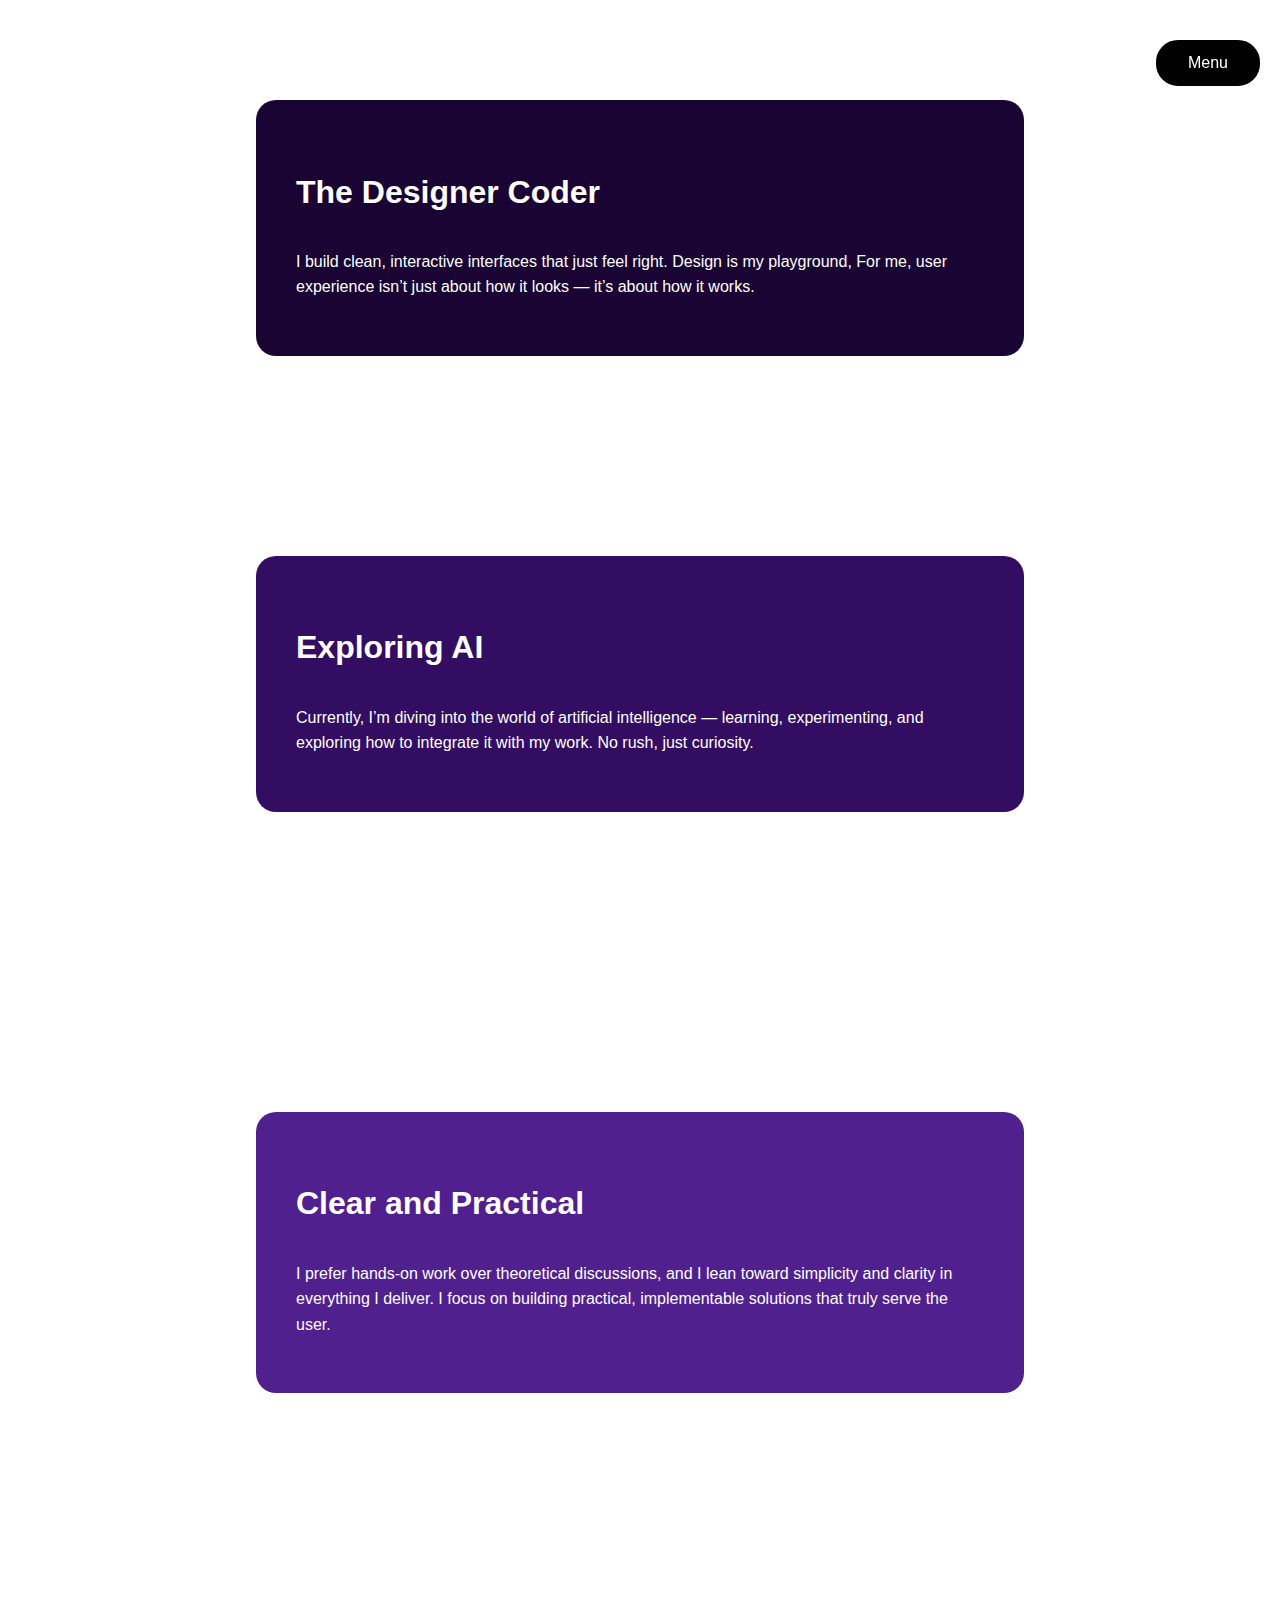
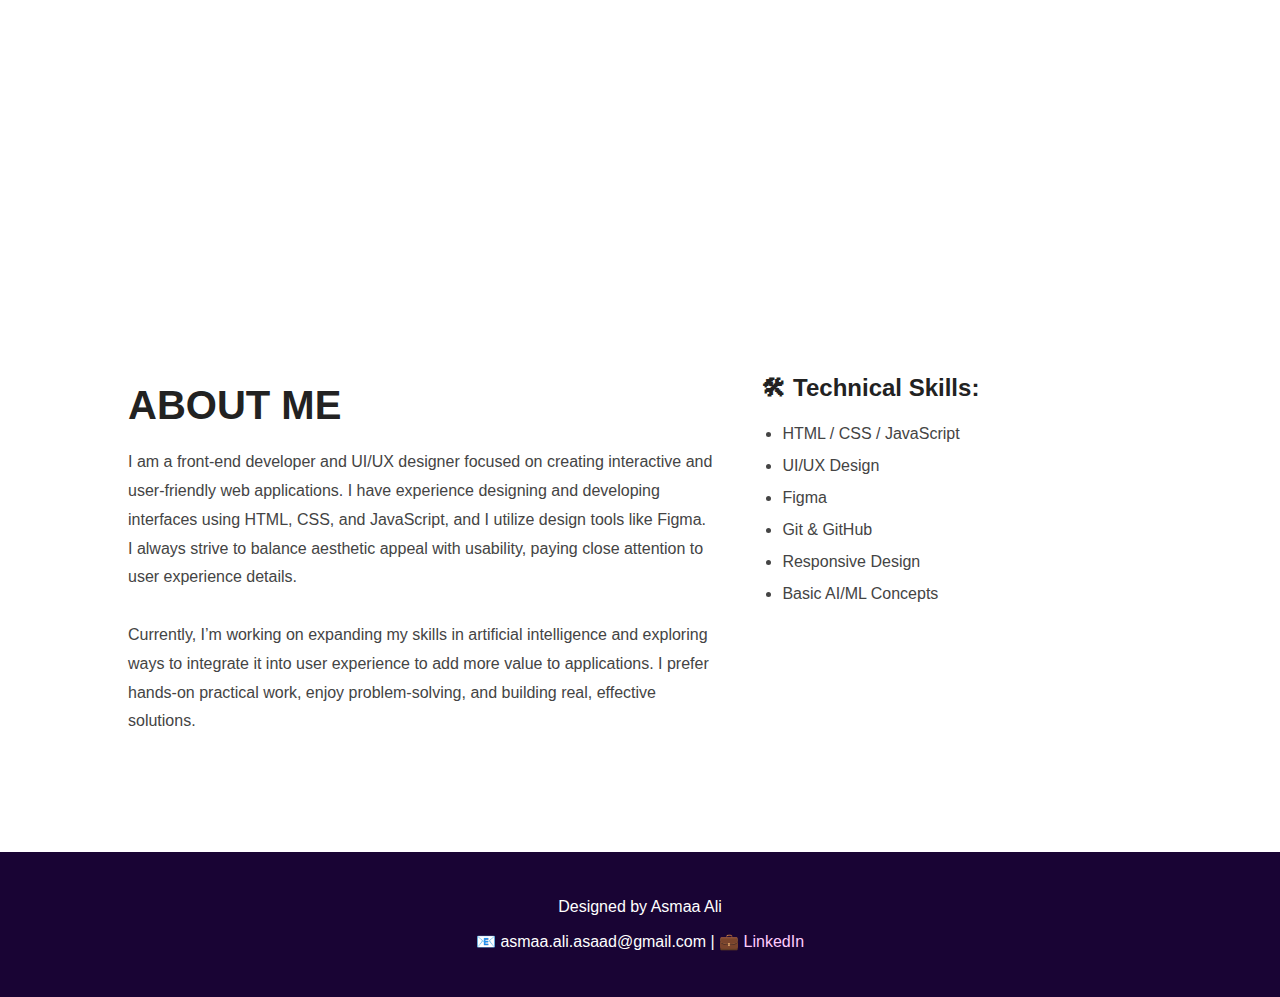
<file: pages/about.html>
<!DOCTYPE html>
<html lang="en">
<head>
  <meta charset="UTF-8">
  <title>About Page</title>
  <link rel="stylesheet" href="../style/about.css">
</head>
<body>


<div class="top-button">
  <button id="menuBtn">Menu</button>
</div>

  <div class="container">
    <div class="card card1">
      <h2>The Designer Coder</h2>
      <p>I build clean, interactive interfaces that just feel right. Design is my playground, For me, user experience isn’t just about how it looks — it’s about how it works.</p>
    </div>
    <div class="card card2">
      <h2>Exploring AI</h2>
      <p>Currently, I’m diving into the world of artificial intelligence — learning, experimenting, and exploring how to integrate it with my work. No rush, just curiosity.</p>
    </div>
    <div class="card card3">
      <h2>Clear and Practical</h2>
      <p>I prefer hands-on work over theoretical discussions, and I lean toward simplicity and clarity in everything I deliver. I focus on building practical, implementable solutions that truly serve the user.</p>
    </div>
  </div>

  <div class="about-section">
    <div class="about-left">
      <h2>ABOUT ME</h2>
      <p>
        I am a front-end developer and UI/UX designer focused on creating interactive and user-friendly web applications.
        I have experience designing and developing interfaces using HTML, CSS, and JavaScript, and I utilize design tools like Figma.
        I always strive to balance aesthetic appeal with usability, paying close attention to user experience details.
        <br><br>
        Currently, I’m working on expanding my skills in artificial intelligence and exploring ways to integrate it into user experience to add more value to applications.
        I prefer hands-on practical work, enjoy problem-solving, and building real, effective solutions.
      </p>
    </div>
    <div class="about-right">
      <h3>🛠 Technical Skills:</h3>
      <ul>
        <li>HTML / CSS / JavaScript</li>
        <li>UI/UX Design</li>
        <li>Figma</li>
        <li>Git & GitHub</li>
        <li>Responsive Design</li>
        <li>Basic AI/ML Concepts</li>
      </ul>
    </div>
  </div>
<footer>
  <p>Designed by Asmaa Ali</p>
  <p>📧 asmaa.ali.asaad@gmail.com | 💼 <a href="https://www.linkedin.com/in/asmaaali" target="_blank">LinkedIn</a></p>
</footer>

<script>
    document.getElementById("menuBtn").onclick = function () {
      window.location.href = "menu.html";
    };
  </script>

</body>
</html>
</file>
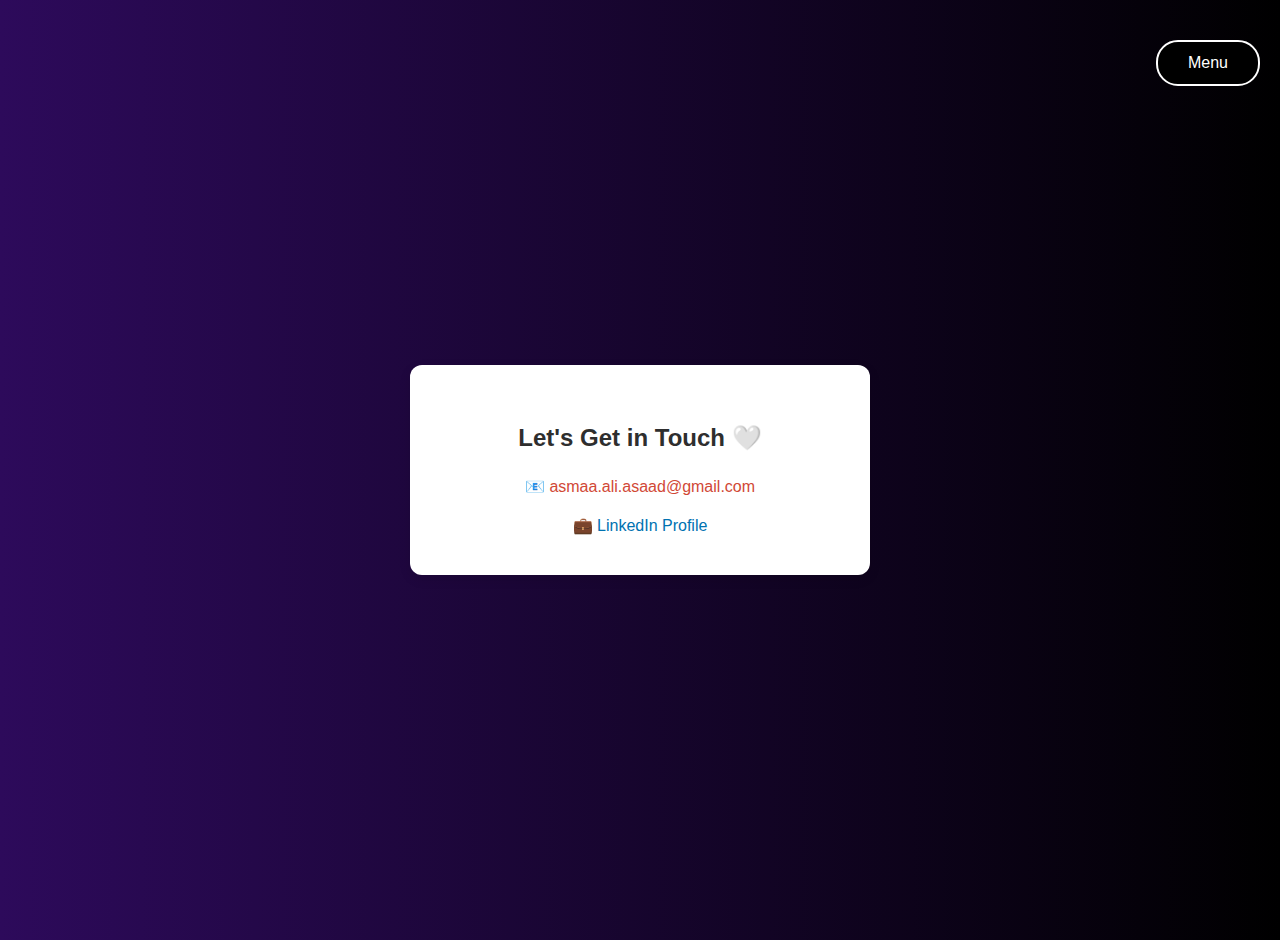
<file: pages/contact.html>
<!DOCTYPE html>
<html lang="en">
<head>
  <meta charset="UTF-8" />
  <meta name="viewport" content="width=device-width, initial-scale=1.0"/>
  <title>Contact | Asmaa Ali</title>
  <style>
    body {
      font-family: 'Segoe UI', sans-serif;
      background: linear-gradient(to right, #2d0a5b, #000000);
      color: #333;
      display: flex;
      justify-content: center;
      align-items: center;
      height: 100vh;
      margin: 0;
      padding: 20px;
    }

    .contact-box {
      background-color: white;
      padding: 40px 30px;
      border-radius: 12px;
      box-shadow: 0 4px 12px rgba(0,0,0,0.1);
      text-align: center;
      max-width: 400px;
      width: 100%;
      transition: all 0.3s ease;
    }

    .contact-box:hover {
      transform: scale(1.02);
    }

    h2 {
      margin-bottom: 25px;
      color: #2e2e2e;
    }

    .contact-info {
      display: flex;
      flex-direction: column;
      gap: 20px;
    }

    a {
      text-decoration: none;
      color: #0072b1;
      font-weight: 500;
      transition: all 0.3s ease;
      display: flex;
      align-items: center;
      justify-content: center;
      gap: 10px;
    }

    a:hover {
      color: #004b80;
      transform: translateY(-2px);
    }

    .email {
      color: #d14836;
      font-weight: 500;
      cursor: text;
      user-select: text;
    }

    .top-button {
      position: absolute;
      top: 20px;
      right: 20px;
      z-index: 3;
    }

    .top-button button {
      margin-top: 20px;
      padding: 12px 30px;
      font-size: 16px;
      color: #ffffff;
      background: linear-gradient(to left, black 50%, white 50%);
      background-size: 200% 100%;
      background-position: right bottom;
      border: 2px solid rgb(255, 255, 255);
      border-radius: 22px;
      cursor: pointer;
      transition: all 0.4s ease;
    }

    .top-button button:hover {
      background-position: left bottom;
      color: rgb(0, 0, 0);
    }

    @media (max-width: 500px) {
      .contact-box {
        padding: 30px 20px;
      }

      .top-button button {
        padding: 10px 20px;
        font-size: 14px;
      }
    }
  </style>
</head>
<body>


  <div class="top-button">
    <button id="menuBtn">Menu</button>
  </div>

  <div class="contact-box">
    <h2>Let's Get in Touch 🤍</h2>
    <div class="contact-info">
      <div class="email">
        📧 asmaa.ali.asaad@gmail.com
      </div>
      <a href="https://www.linkedin.com/in/asma-ali-322586302?utm_source=share&utm_campaign=share_via&utm_content=profile&utm_medium=ios_app" target="_blank">
        💼 LinkedIn Profile
      </a>
    </div>
  </div>

  <script>
    document.getElementById("menuBtn").onclick = function () {
      window.location.href = "menu.html";
    };
  </script>

</body>
</html>
</file>
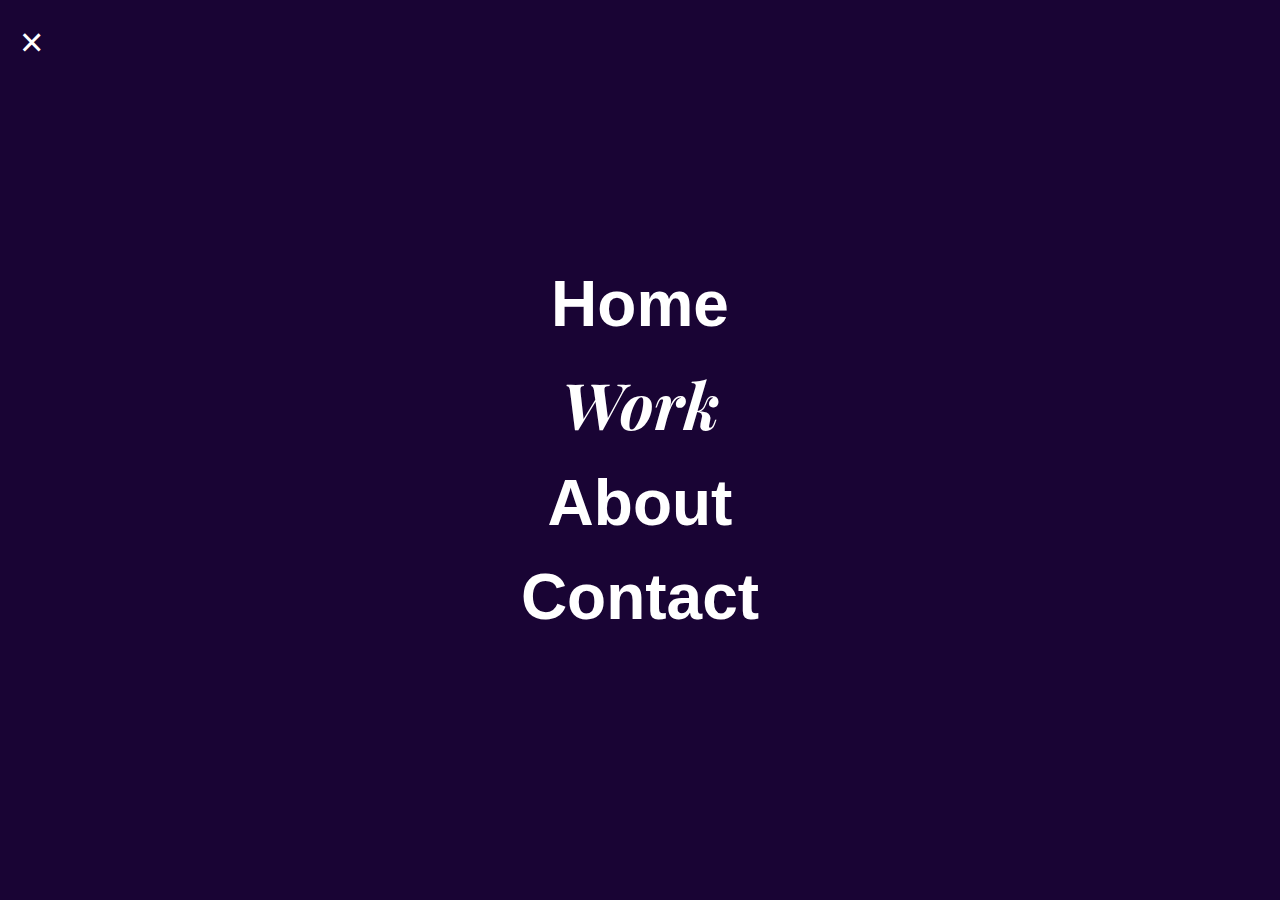
<file: pages/menu.html>
<!DOCTYPE html>
<html lang="en">
<head>
  <meta charset="UTF-8" />
  <meta name="viewport" content="width=device-width, initial-scale=1.0"/>
  <title>Menu</title>
  <link rel="stylesheet" href="../style/menu.css">
  <link href="https://fonts.googleapis.com/css2?family=Playfair+Display:ital@1&display=swap" rel="stylesheet">
</head>
<body>
  
  <div class="close-btn" id="closeBtn">×</div>

  <div class="menu">
    <h1><a href="/index.html" class="menu-link">Home</a></h1>
    <h1><a href="/pages/work.html" class="menu-link work">Work</a></h1>
    <h1><a href="/pages/about.html" class="menu-link">About</a></h1>
    <h1><a href="/pages/contact.html" class="menu-link">Contact</a></h1>
  </div>

  <script>
    
    if (!sessionStorage.getItem('previousPage')) {
      sessionStorage.setItem('previousPage', document.referrer || '/index.html');
    }

    
    document.getElementById("closeBtn").addEventListener("click", function() {
      const prevPage = sessionStorage.getItem('previousPage') || '/index.html';
      window.location.href = prevPage;
    });
  </script>
</body>
</html>
</file>
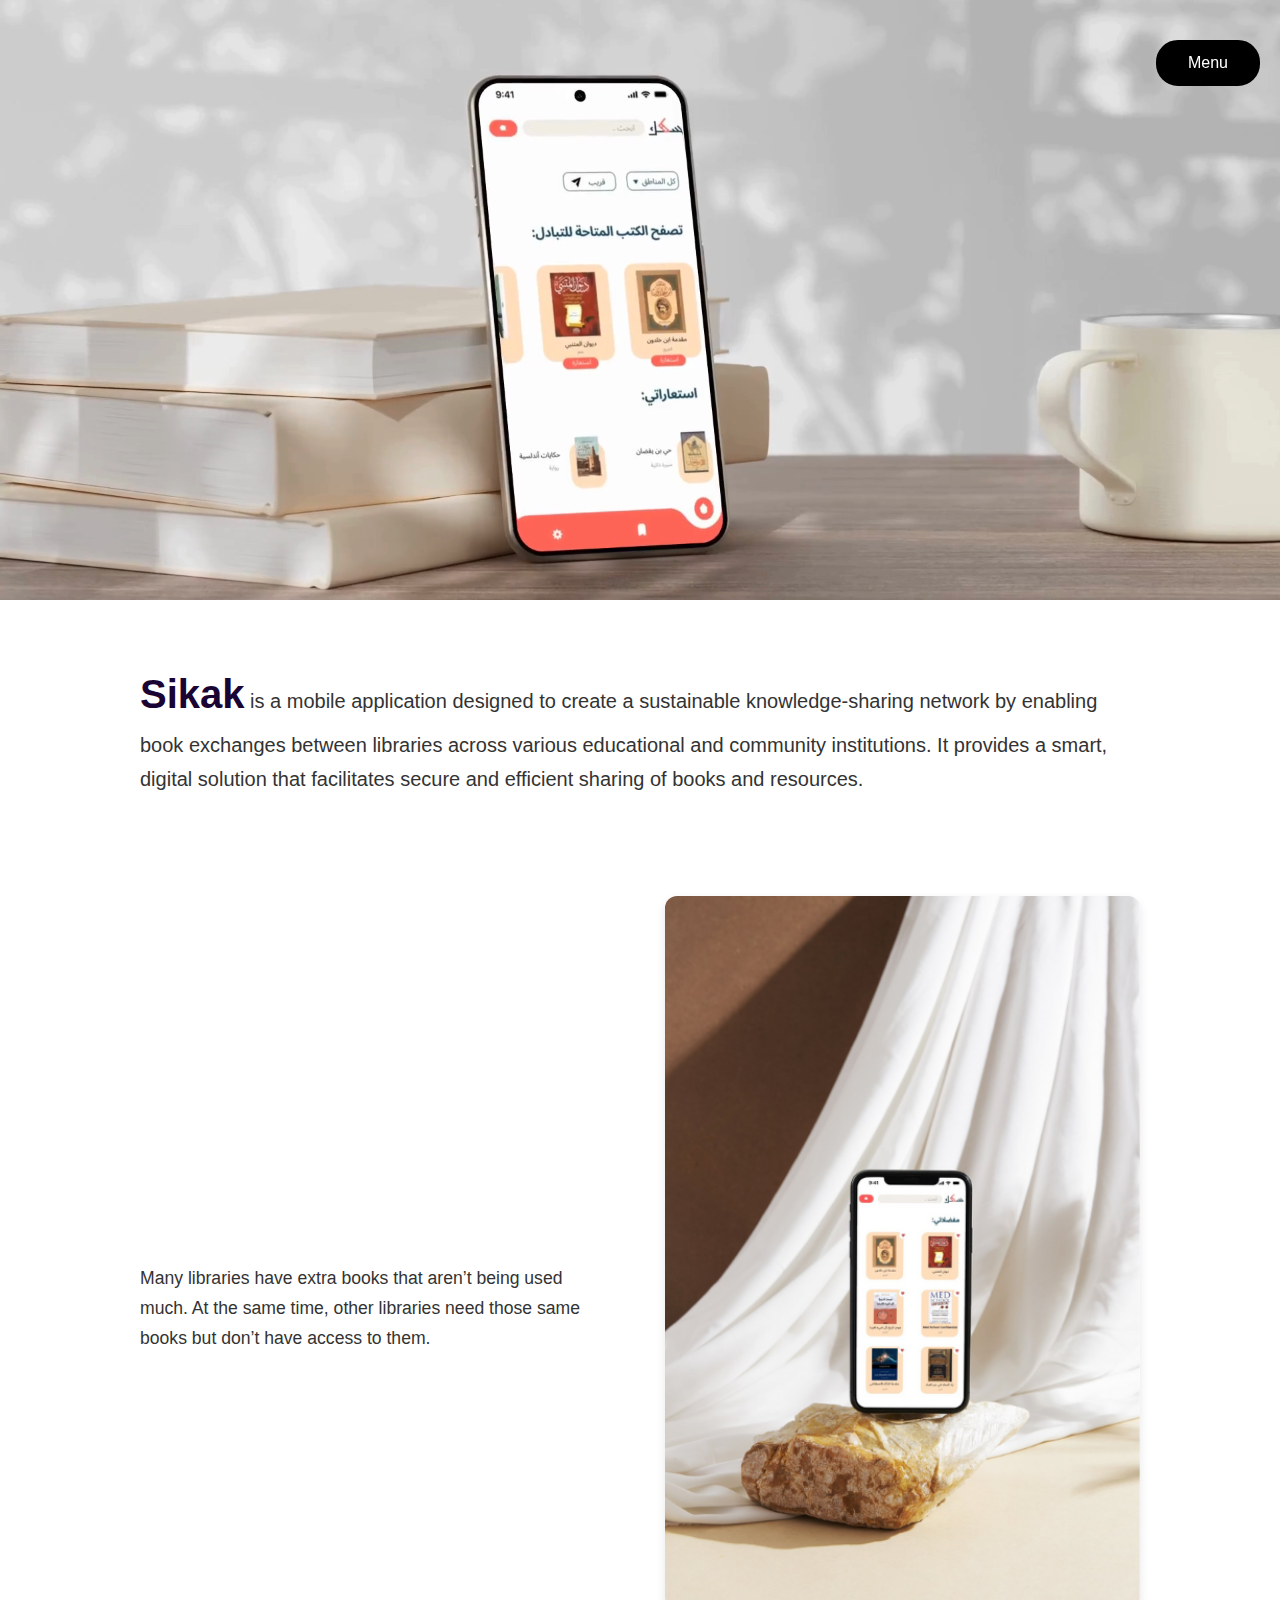
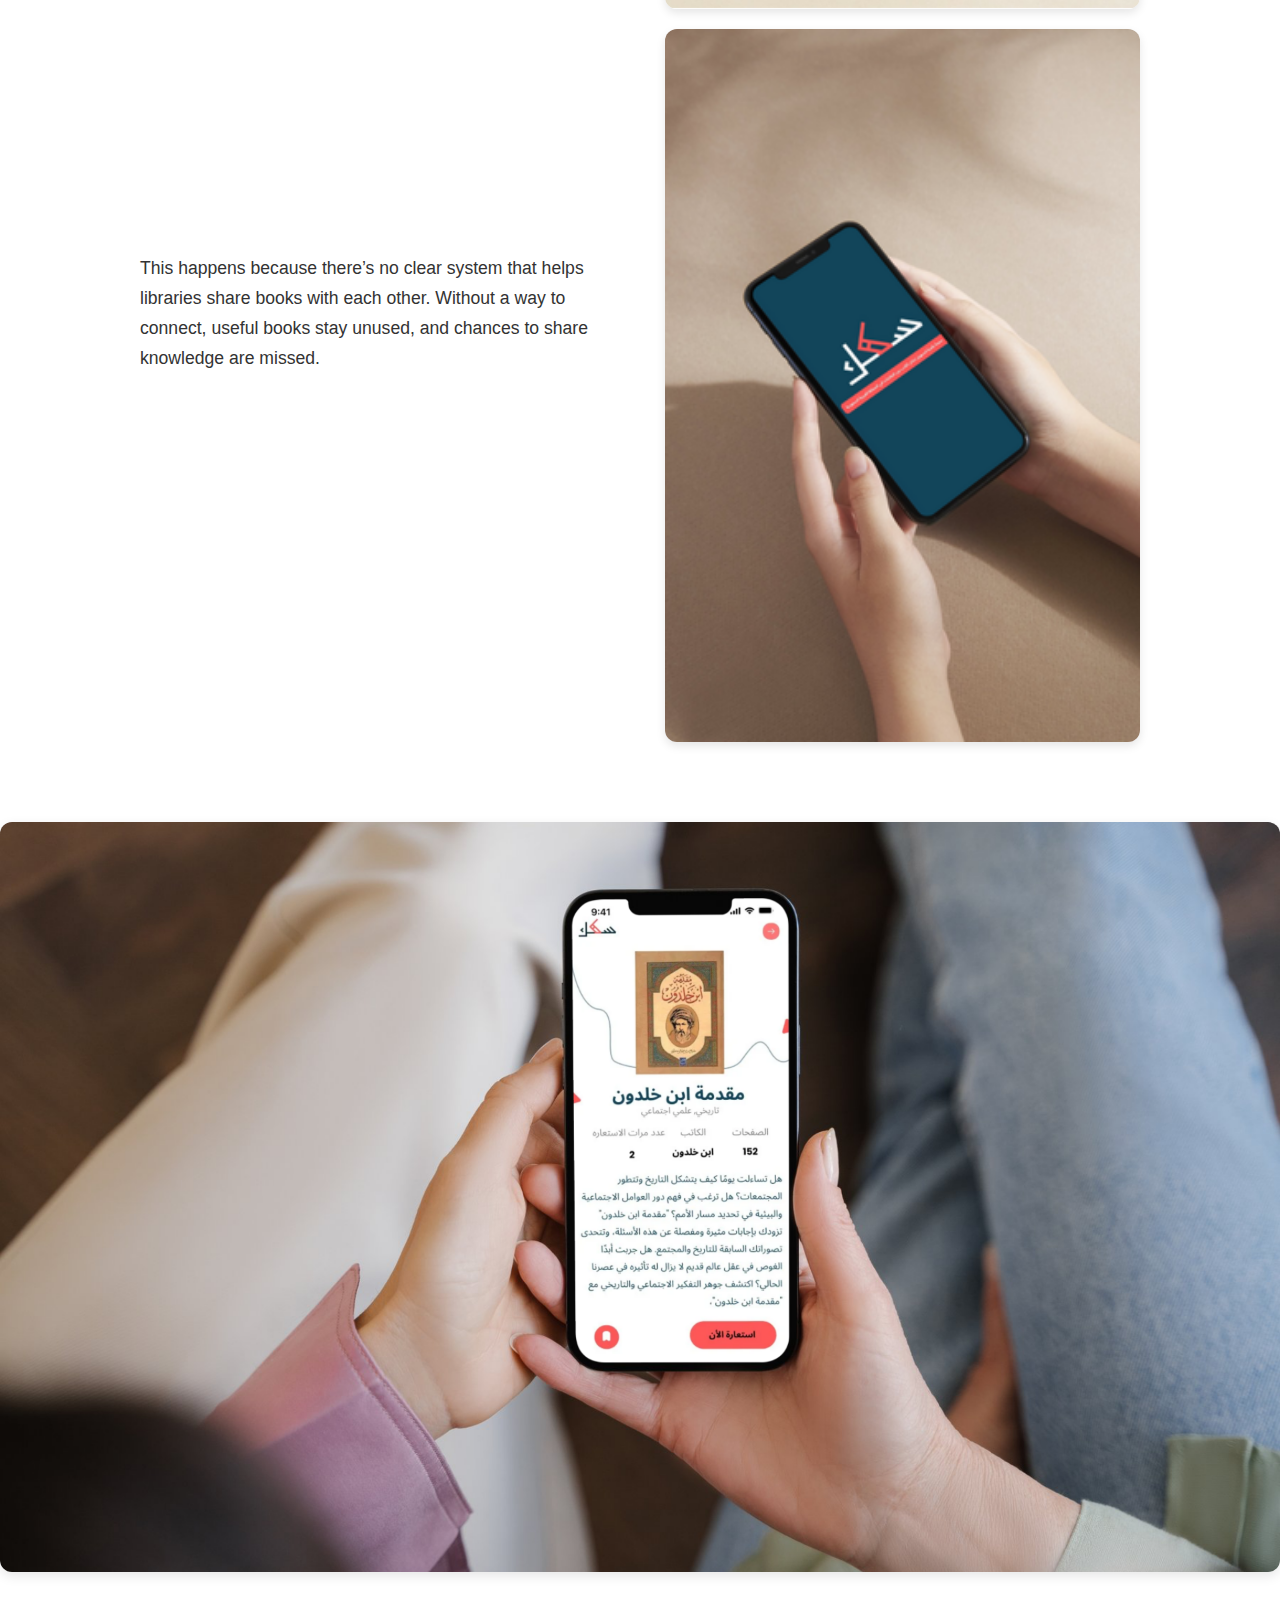
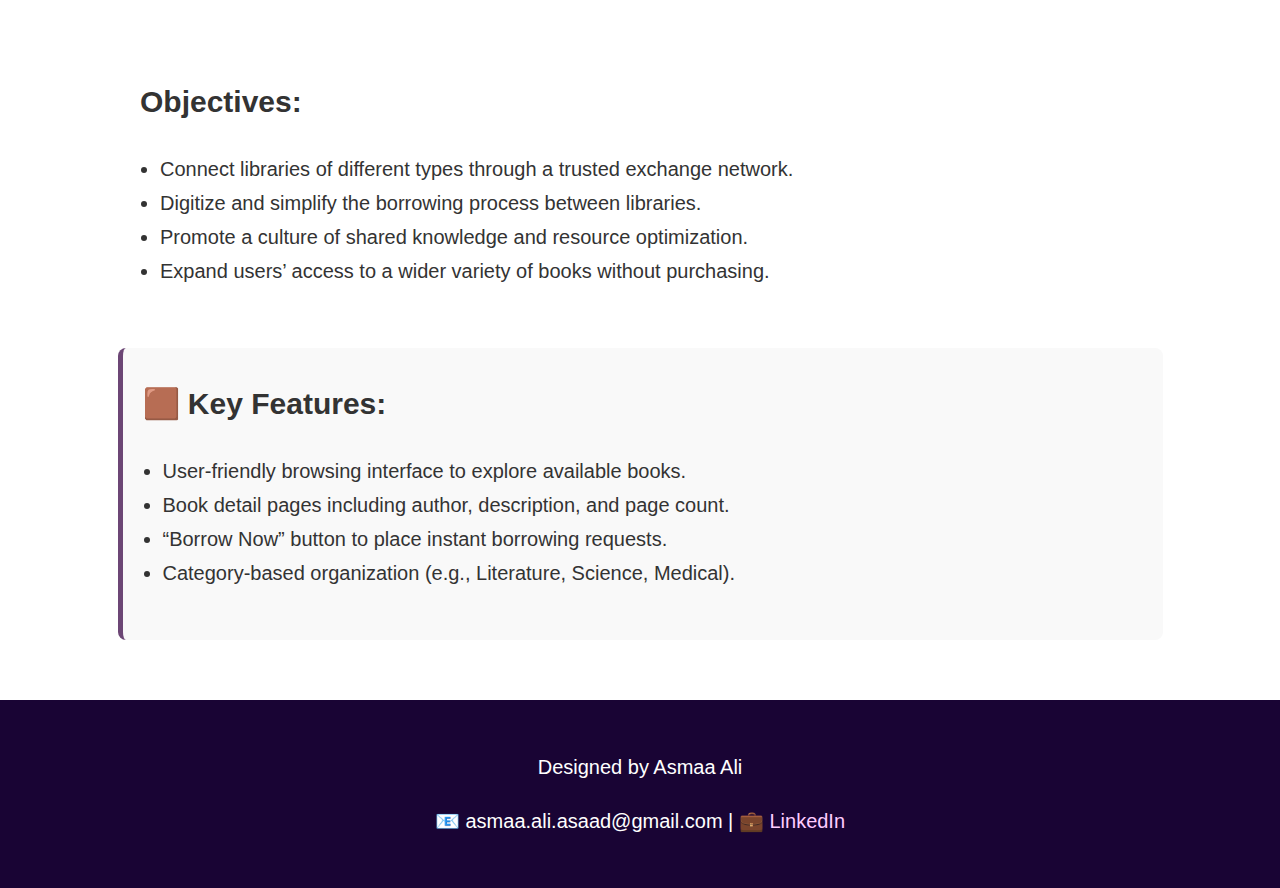
<file: pages/sikak.html>
<!DOCTYPE html>
<html lang="en">
<head>
  
  <meta charset="UTF-8" />
  <meta name="viewport" content="width=device-width, initial-scale=1.0"/>
  <title>Sikkak Project</title>
  <link rel="stylesheet" href="../style/sikak.css" />
</head>
<body>

  
<div class="top-button">
  <button id="menuBtn">Menu</button>
</div>


  
  <section class="hero">
    <video class="hero-video" autoplay muted loop playsinline>
      <source src="../assets/bgE.MP4" type="video/mp4">
      Your browser does not support the video tag.
    </video>
  </section>

  
  <section class="description">
    <p>
      <strong>Sikak</strong> is a mobile application designed to create a sustainable knowledge-sharing network by enabling book exchanges between libraries across various educational and community institutions. It provides a smart, digital solution that facilitates secure and efficient sharing of books and resources.
    </p>
  </section>

 
 <section class="problem-section">
  <div class="images-column">
    <img src="../assets/ph3.PNG" alt="Library Image 1">
    <img src="../assets/ph44.PNG" alt="Library Image 2">
  </div>
  <div class="text-column">
    <div>
      <p>
        Many libraries have extra books that aren’t being used much. At the same time, other libraries need those same books but don’t have access to them.
      </p>
      <p>
        This happens because there’s no clear system that helps libraries share books with each other. Without a way to connect, useful books stay unused, and chances to share knowledge are missed.
      </p>
    </div>
  </div>
</section>


 
  <section class="banner">
    <img src="../assets/ph2.PNG" alt="Banner Image">
  </section>

  
  <section class="objectives">
    <h2>Objectives:</h2>
    <ul>
      <li>Connect libraries of different types through a trusted exchange network.</li>
      <li>Digitize and simplify the borrowing process between libraries.</li>
      <li>Promote a culture of shared knowledge and resource optimization.</li>
      <li>Expand users’ access to a wider variety of books without purchasing.</li>
    </ul>
  </section>

  
  <section class="features">
    <h2>🟫 Key Features:</h2>
    <ul>
      <li> User-friendly browsing interface to explore available books.</li>
      <li> Book detail pages including author, description, and page count.</li>
      <li> “Borrow Now” button to place instant borrowing requests.</li>
      <li> Category-based organization (e.g., Literature, Science, Medical).</li>
    </ul>
  </section>

  
  <footer>
    <p>Designed by Asmaa Ali</p>
    <p>📧 asmaa.ali.asaad@gmail.com | 💼 <a href="https://www.linkedin.com/in/asma-ali-322586302?utm_source=share&utm_campaign=share_via&utm_content=profile&utm_medium=ios_app" target="_blank">LinkedIn</a></p>
  </footer>

  <script>
    document.getElementById("menuBtn").onclick = function () {
      window.location.href = "menu.html"; 
    };
  </script>

</body>
</html>
</file>
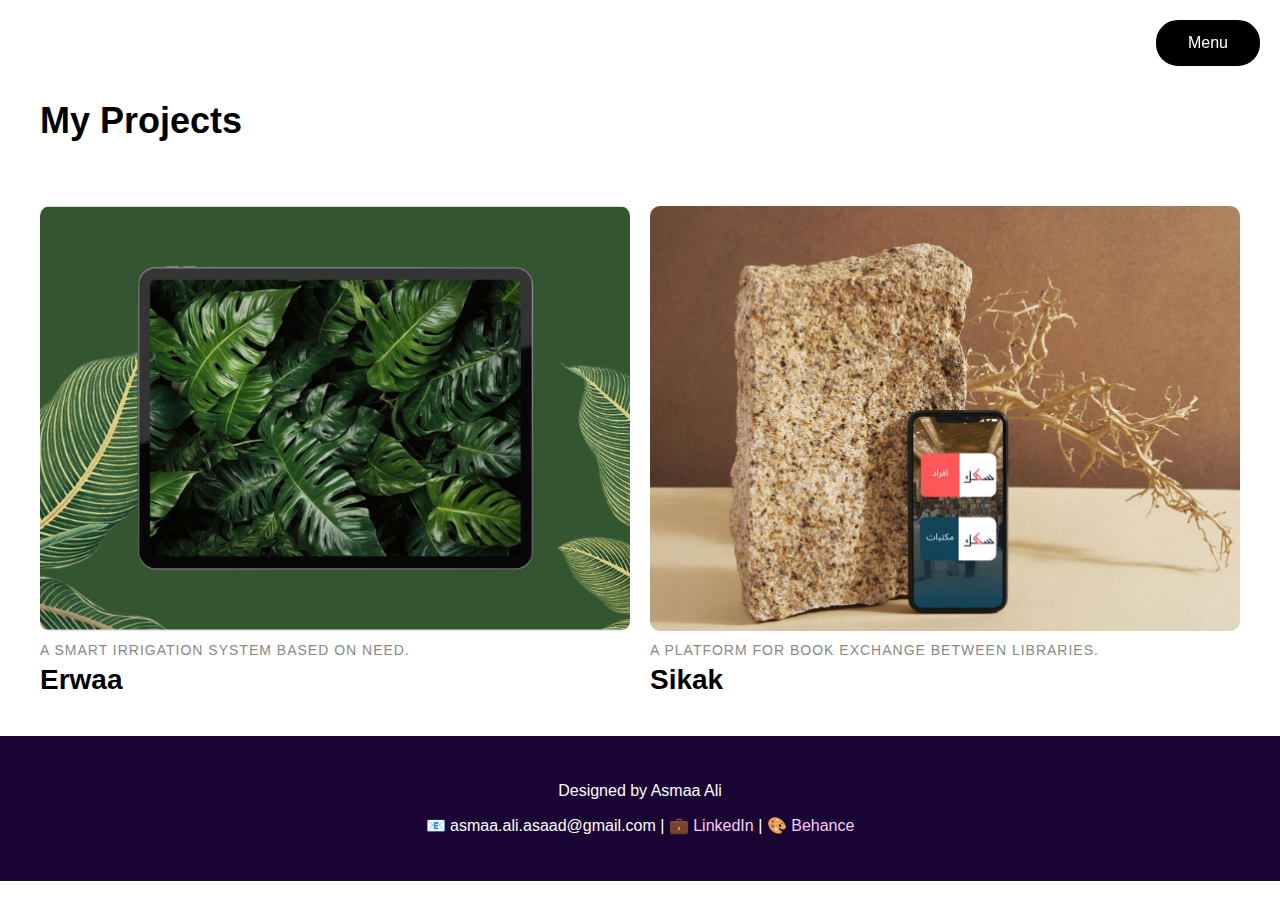
<file: pages/work.html>
<!DOCTYPE html>
<html lang="en">
<head>
  <meta charset="UTF-8" />
  <meta name="viewport" content="width=device-width, initial-scale=1.0"/>
  <title>Work</title>
  <style>
    body {
      margin: 0;
      font-family: Arial, sans-serif;
      background-color: #fff;
    }

    .section-title {
      font-size: 36px;
      font-weight: bold;
      margin-left: 40px;
      margin-top: 100px;
      color: #000;
    }

    .container {
      display: grid;
      grid-template-columns: 1fr 1fr;
      gap: 20px;
      padding: 40px;
    }

    .project {
      position: relative;
    }

    .project img {
      width: 100%;
      height: 425px;
      object-fit: cover;
      display: block;
      border-radius: 10px;
      transition: transform 0.5s ease, filter 0.5s ease;
    }

    .project img:hover {
      transform: scale(1.05);
      filter: brightness(0.8);
    }

    .caption {
      margin-top: 10px;
    }

    .caption span {
      font-size: 14px;
      color: #888;
      text-transform: uppercase;
      letter-spacing: 1px;
    }

    .caption h2 {
      font-size: 28px;
      margin: 5px 0 0;
      color: #000;
    }

    .top-button {
      position: fixed;
      top: 20px;
      right: 20px;
      z-index: 3;
    }

    .top-button button {
      padding: 12px 30px;
      font-size: 16px;
      color: #ffffff;
      background: linear-gradient(to left, black 50%, white 50%);
      background-size: 200% 100%;
      background-position: right bottom;
      border: 2px solid black;
      border-radius: 22px;
      cursor: pointer;
      transition: all 0.4s ease;
    }

    .top-button button:hover {
      background-position: left bottom;
      color: rgb(0, 0, 0);
    }

    footer {
      background-color: #190434;
      color: white;
      padding: 30px 20px;
      text-align: center;
    }

    footer a {
      color: #ffccff;
      text-decoration: none;
    }

    @media(max-width: 768px) {
      .container {
        grid-template-columns: 1fr;
        padding: 20px;
      }

      .project img {
        height: 250px;
      }

      .caption h2 {
        font-size: 22px;
      }

      .caption span {
        font-size: 13px;
      }

      .top-button {
        top: 10px;
        right: 10px;
      }

      .top-button button {
        padding: 10px 20px;
        font-size: 14px;
      }

      .section-title {
        font-size: 28px;
        margin-left: 20px;
        margin-top: 80px;
      }
    }
  </style>
</head>
<body>
  
  <div class="top-button">
    <button id="menuBtn">Menu</button>
  </div>
  <h1 class="section-title">My Projects</h1>
  <div class="container">
    <div class="project">
      <a href="erwaa.html">
        <img src="../assets/erwa.jpg" alt="Erwaa Project">
      </a>
      <div class="caption">
        <span>A smart irrigation system based on need.</span>
        <h2>Erwaa</h2>
      </div>
    </div>
    <div class="project">
      <a href="sikak.html">
        <img src="../assets/sikak.jpg" alt="Sikak Project">
      </a>
      <div class="caption">
        <span>A platform for book exchange between libraries.</span>
        <h2>Sikak</h2>
      </div>
    </div>
  </div>
  
<footer>
  <p>Designed by Asmaa Ali</p>
  <p>
    📧 asmaa.ali.asaad@gmail.com | 
    💼 <a href="https://www.linkedin.com/in/asma-ali-322586302?utm_source=share&utm_campaign=share_via&utm_content=profile&utm_medium=ios_app" target="_blank">LinkedIn</a> |
    🎨 <a href="https://www.behance.net/asmaali61" target="_blank">Behance</a>
  </p>
</footer>


  <script>
    document.getElementById("menuBtn").onclick = function () {
      window.location.href = "menu.html"; 
    };
  </script>
</body>
</html>
</file>
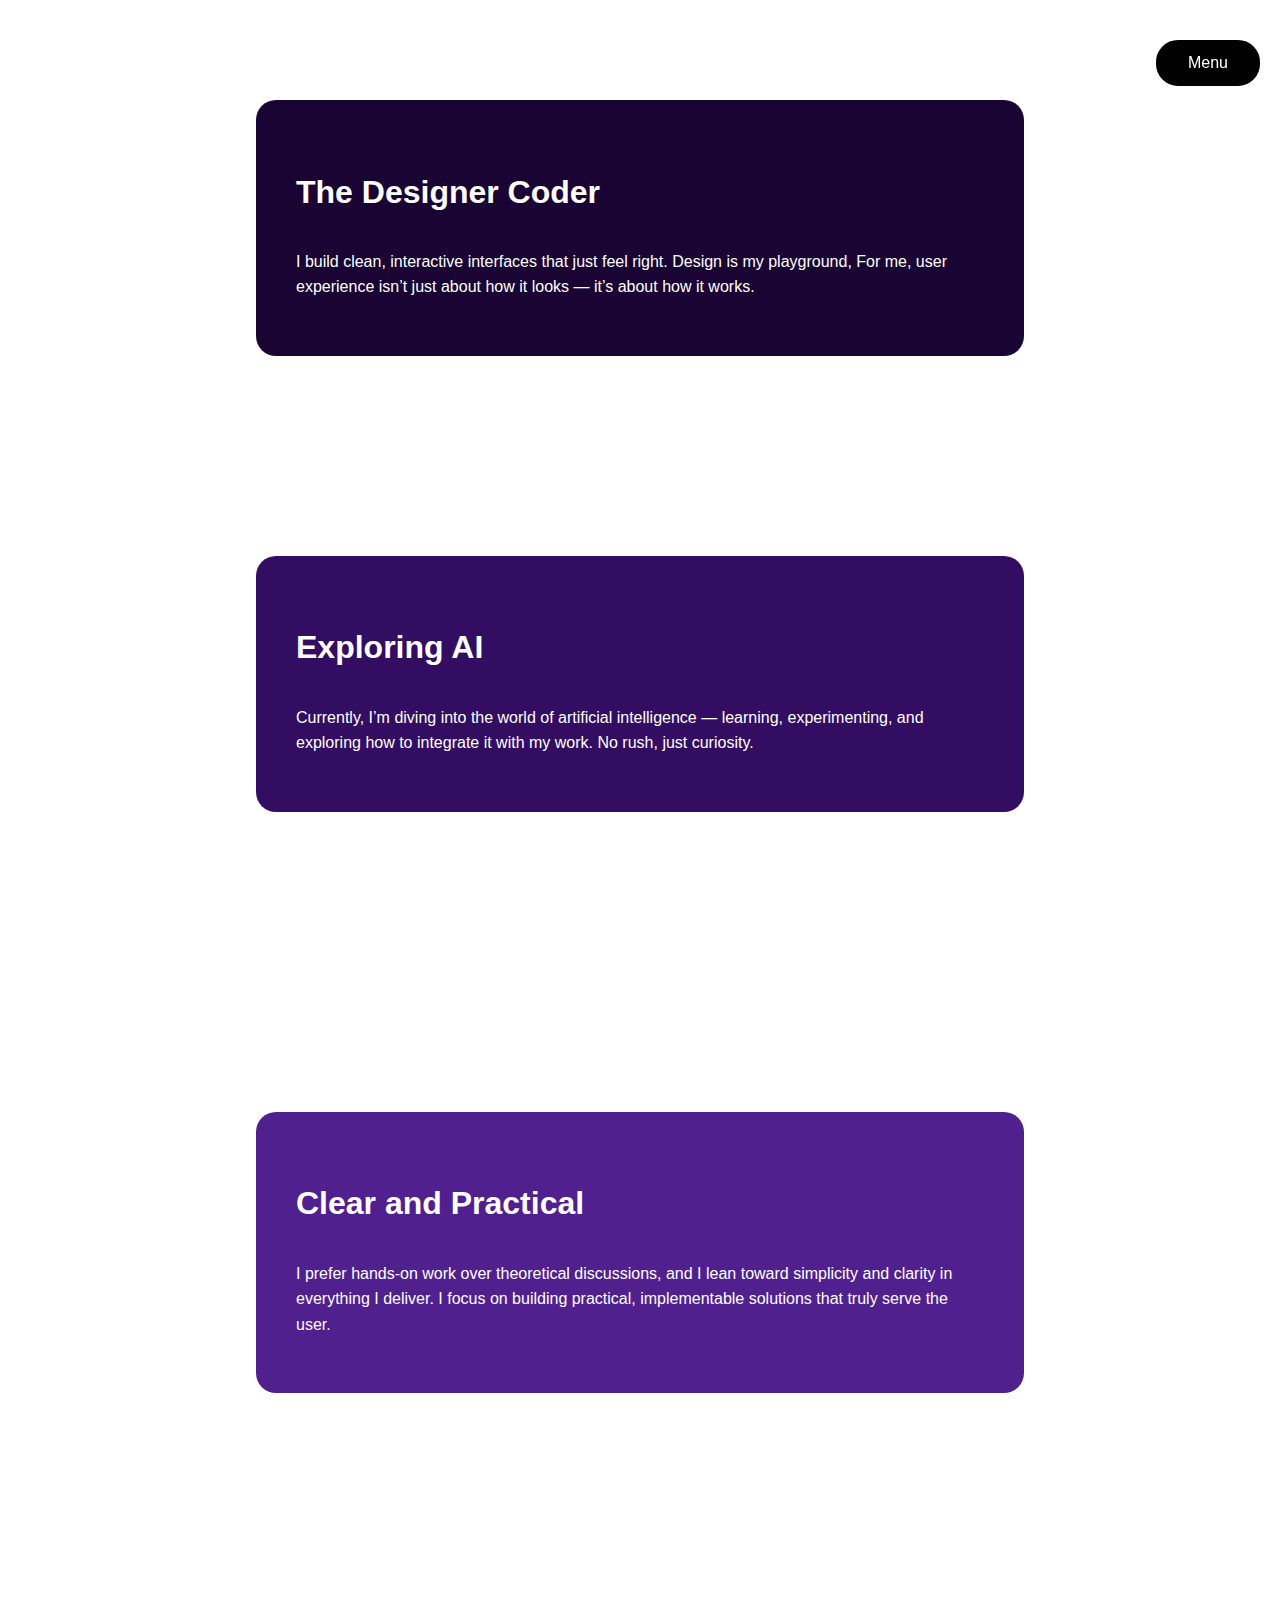
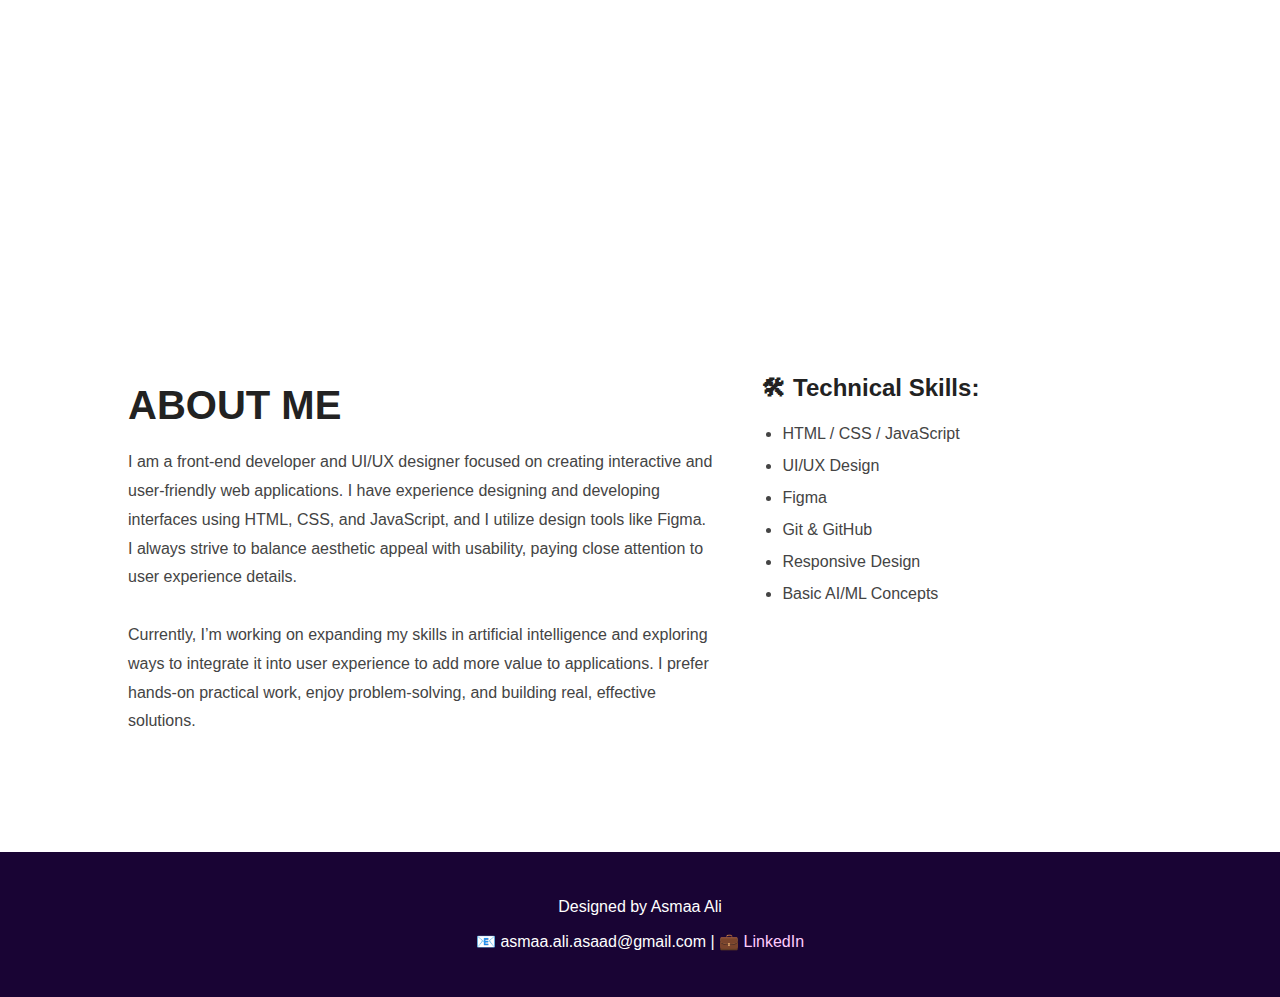
<file: asma-portfolio/pages/about.html>
<!DOCTYPE html>
<html lang="en">
<head>
  <meta charset="UTF-8">
  <title>About Page</title>
  <link rel="stylesheet" href="../style/about.css">
</head>
<body>


<div class="top-button">
  <button id="menuBtn">Menu</button>
</div>

  <div class="container">
    <div class="card card1">
      <h2>The Designer Coder</h2>
      <p>I build clean, interactive interfaces that just feel right. Design is my playground, For me, user experience isn’t just about how it looks — it’s about how it works.</p>
    </div>
    <div class="card card2">
      <h2>Exploring AI</h2>
      <p>Currently, I’m diving into the world of artificial intelligence — learning, experimenting, and exploring how to integrate it with my work. No rush, just curiosity.</p>
    </div>
    <div class="card card3">
      <h2>Clear and Practical</h2>
      <p>I prefer hands-on work over theoretical discussions, and I lean toward simplicity and clarity in everything I deliver. I focus on building practical, implementable solutions that truly serve the user.</p>
    </div>
  </div>

  <div class="about-section">
    <div class="about-left">
      <h2>ABOUT ME</h2>
      <p>
        I am a front-end developer and UI/UX designer focused on creating interactive and user-friendly web applications.
        I have experience designing and developing interfaces using HTML, CSS, and JavaScript, and I utilize design tools like Figma.
        I always strive to balance aesthetic appeal with usability, paying close attention to user experience details.
        <br><br>
        Currently, I’m working on expanding my skills in artificial intelligence and exploring ways to integrate it into user experience to add more value to applications.
        I prefer hands-on practical work, enjoy problem-solving, and building real, effective solutions.
      </p>
    </div>
    <div class="about-right">
      <h3>🛠 Technical Skills:</h3>
      <ul>
        <li>HTML / CSS / JavaScript</li>
        <li>UI/UX Design</li>
        <li>Figma</li>
        <li>Git & GitHub</li>
        <li>Responsive Design</li>
        <li>Basic AI/ML Concepts</li>
      </ul>
    </div>
  </div>
<footer>
  <p>Designed by Asmaa Ali</p>
  <p>📧 asmaa.ali.asaad@gmail.com | 💼 <a href="https://www.linkedin.com/in/asmaaali" target="_blank">LinkedIn</a></p>
</footer>

<script>
    document.getElementById("menuBtn").onclick = function () {
      window.location.href = "/pages/menu.html";
    };
  </script>

</body>
</html>
</file>
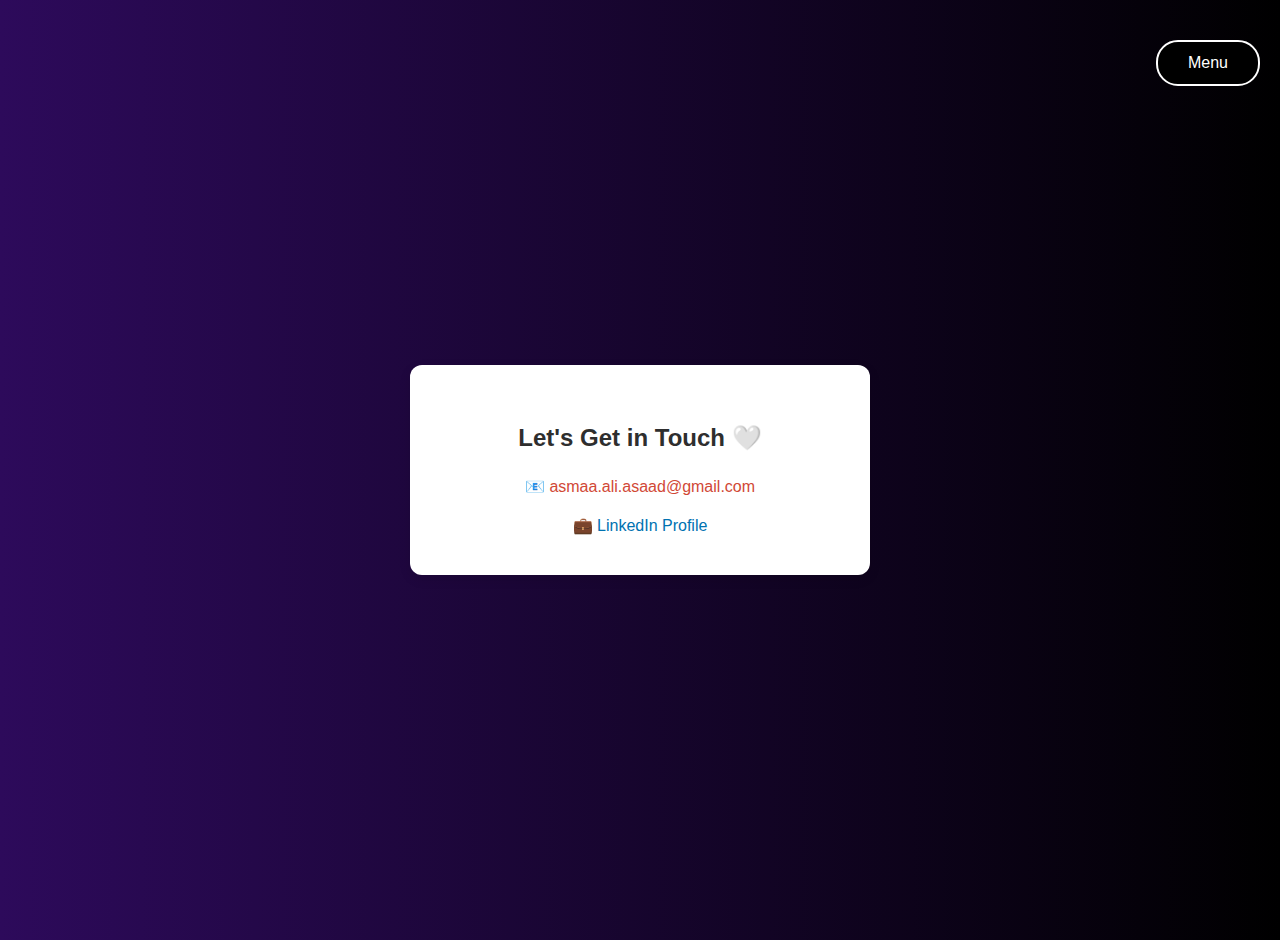
<file: asma-portfolio/pages/contact.html>
<!DOCTYPE html>
<html lang="en">
<head>
  <meta charset="UTF-8" />
  <meta name="viewport" content="width=device-width, initial-scale=1.0"/>
  <title>Contact | Asmaa Ali</title>
  <style>
    body {
      font-family: 'Segoe UI', sans-serif;
      background: linear-gradient(to right, #2d0a5b, #000000);
      color: #333;
      display: flex;
      justify-content: center;
      align-items: center;
      height: 100vh;
      margin: 0;
      padding: 20px;
    }

    .contact-box {
      background-color: white;
      padding: 40px 30px;
      border-radius: 12px;
      box-shadow: 0 4px 12px rgba(0,0,0,0.1);
      text-align: center;
      max-width: 400px;
      width: 100%;
      transition: all 0.3s ease;
    }

    .contact-box:hover {
      transform: scale(1.02);
    }

    h2 {
      margin-bottom: 25px;
      color: #2e2e2e;
    }

    .contact-info {
      display: flex;
      flex-direction: column;
      gap: 20px;
    }

    a {
      text-decoration: none;
      color: #0072b1;
      font-weight: 500;
      transition: all 0.3s ease;
      display: flex;
      align-items: center;
      justify-content: center;
      gap: 10px;
    }

    a:hover {
      color: #004b80;
      transform: translateY(-2px);
    }

    .email {
      color: #d14836;
      font-weight: 500;
      cursor: text;
      user-select: text;
    }

    .top-button {
      position: absolute;
      top: 20px;
      right: 20px;
      z-index: 3;
    }

    .top-button button {
      margin-top: 20px;
      padding: 12px 30px;
      font-size: 16px;
      color: #ffffff;
      background: linear-gradient(to left, black 50%, white 50%);
      background-size: 200% 100%;
      background-position: right bottom;
      border: 2px solid rgb(255, 255, 255);
      border-radius: 22px;
      cursor: pointer;
      transition: all 0.4s ease;
    }

    .top-button button:hover {
      background-position: left bottom;
      color: rgb(0, 0, 0);
    }

    @media (max-width: 500px) {
      .contact-box {
        padding: 30px 20px;
      }

      .top-button button {
        padding: 10px 20px;
        font-size: 14px;
      }
    }
  </style>
</head>
<body>


  <div class="top-button">
    <button id="menuBtn">Menu</button>
  </div>

  <div class="contact-box">
    <h2>Let's Get in Touch 🤍</h2>
    <div class="contact-info">
      <div class="email">
        📧 asmaa.ali.asaad@gmail.com
      </div>
      <a href="https://www.linkedin.com/in/your-linkedin-username" target="_blank">
        💼 LinkedIn Profile
      </a>
    </div>
  </div>

  <script>
    document.getElementById("menuBtn").onclick = function () {
      window.location.href = "/pages/menu.html";
    };
  </script>

</body>
</html>
</file>
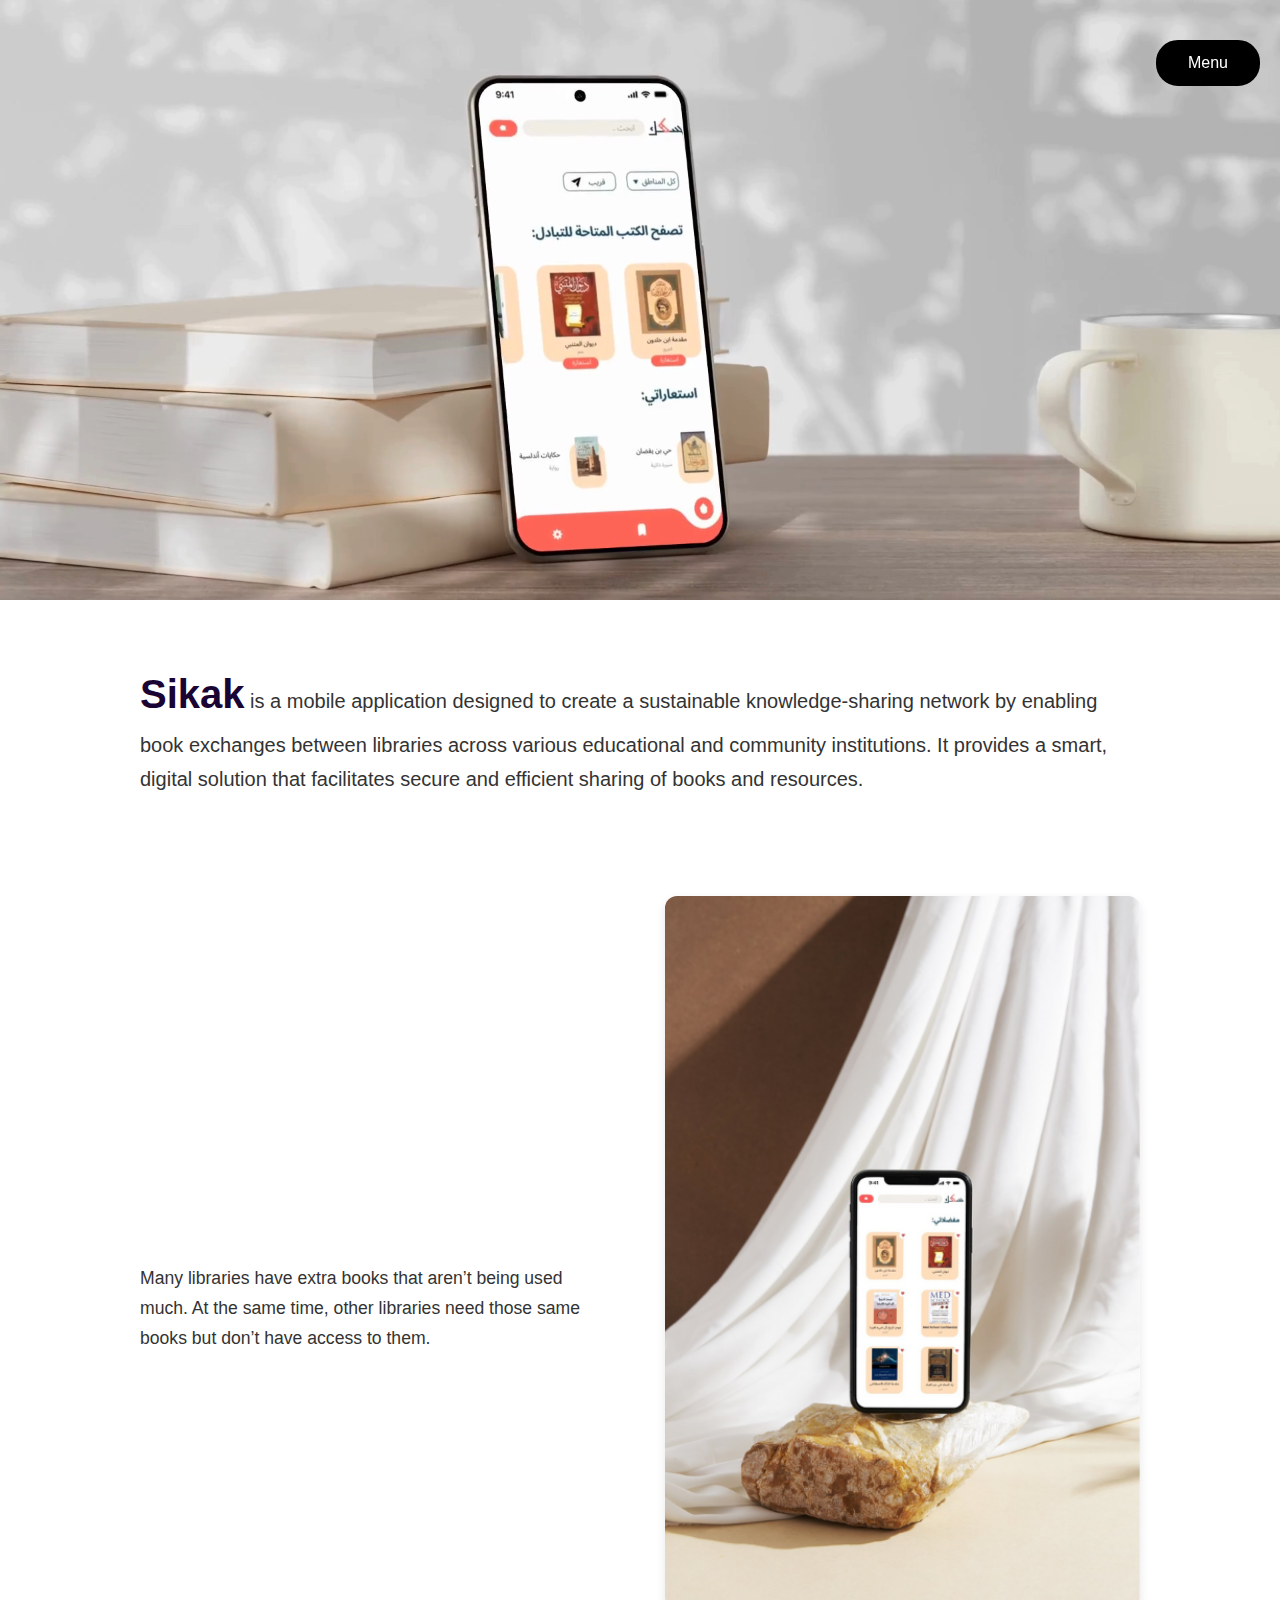
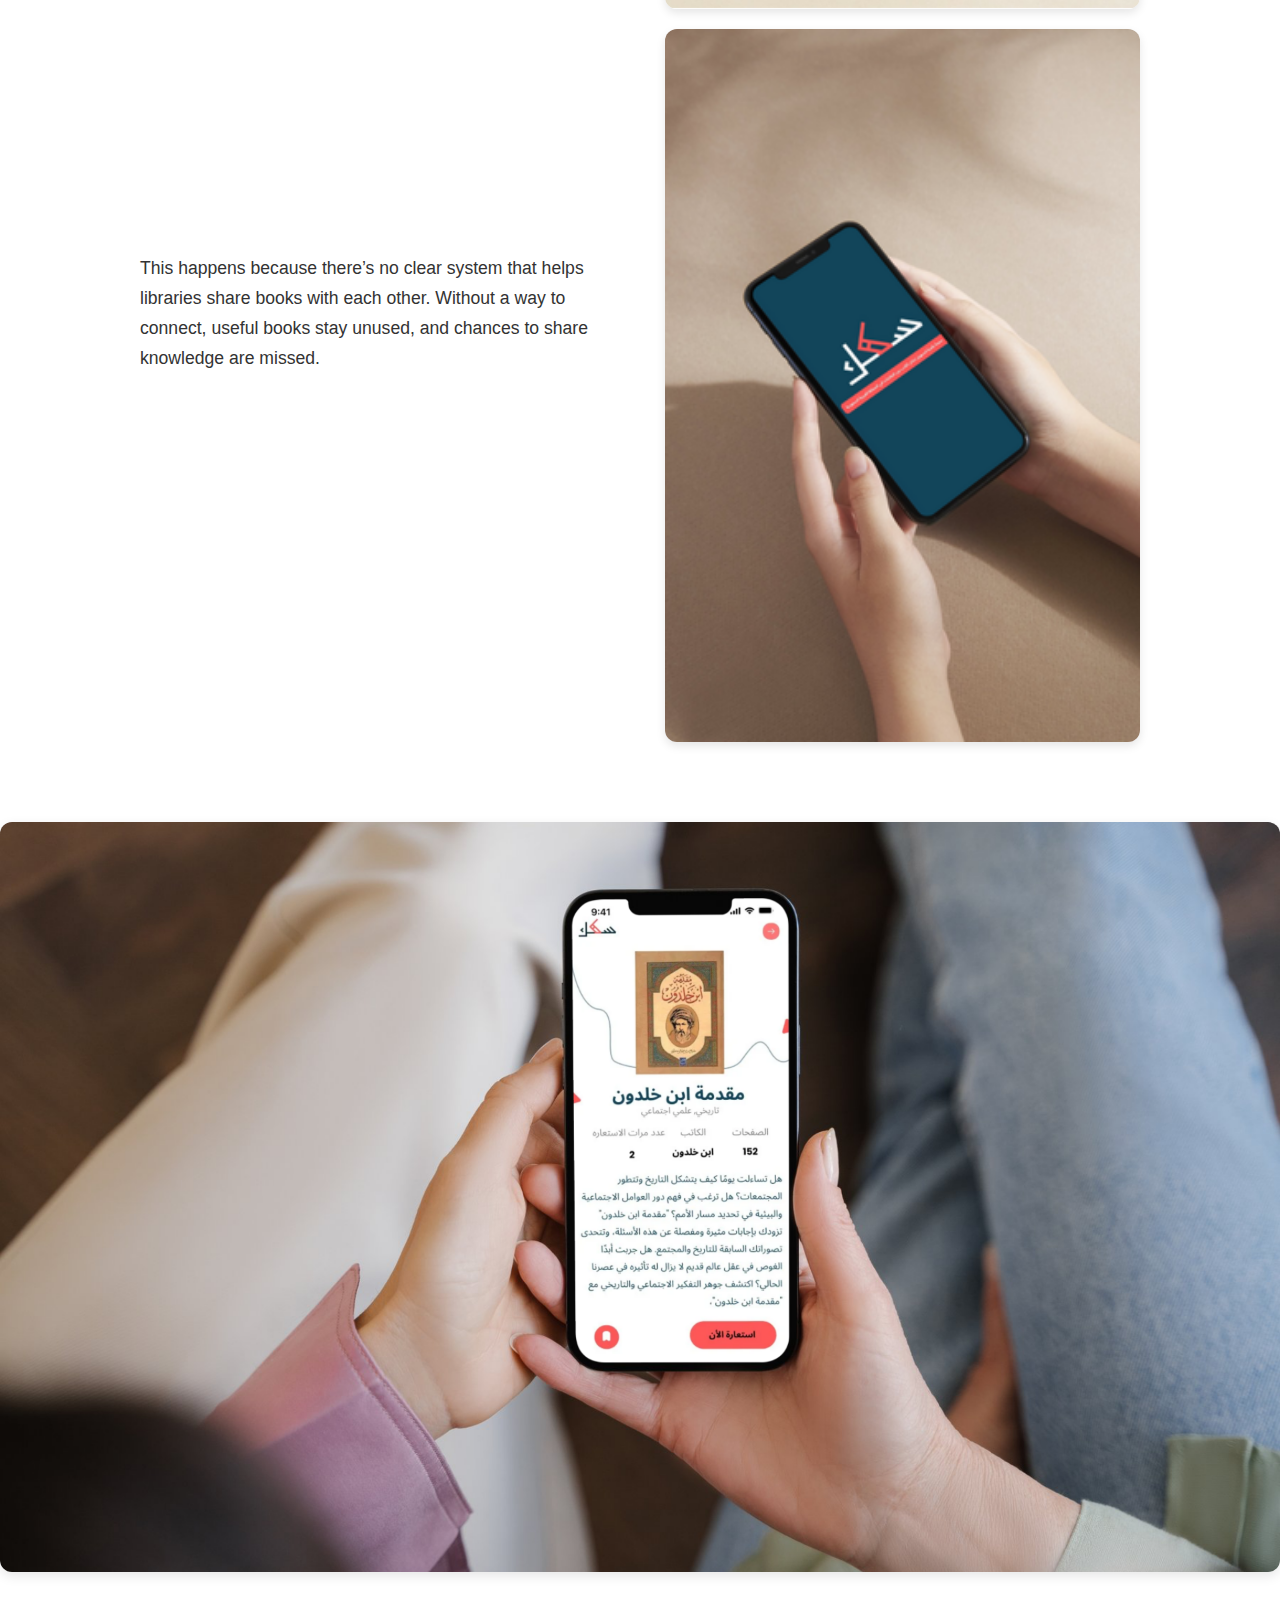
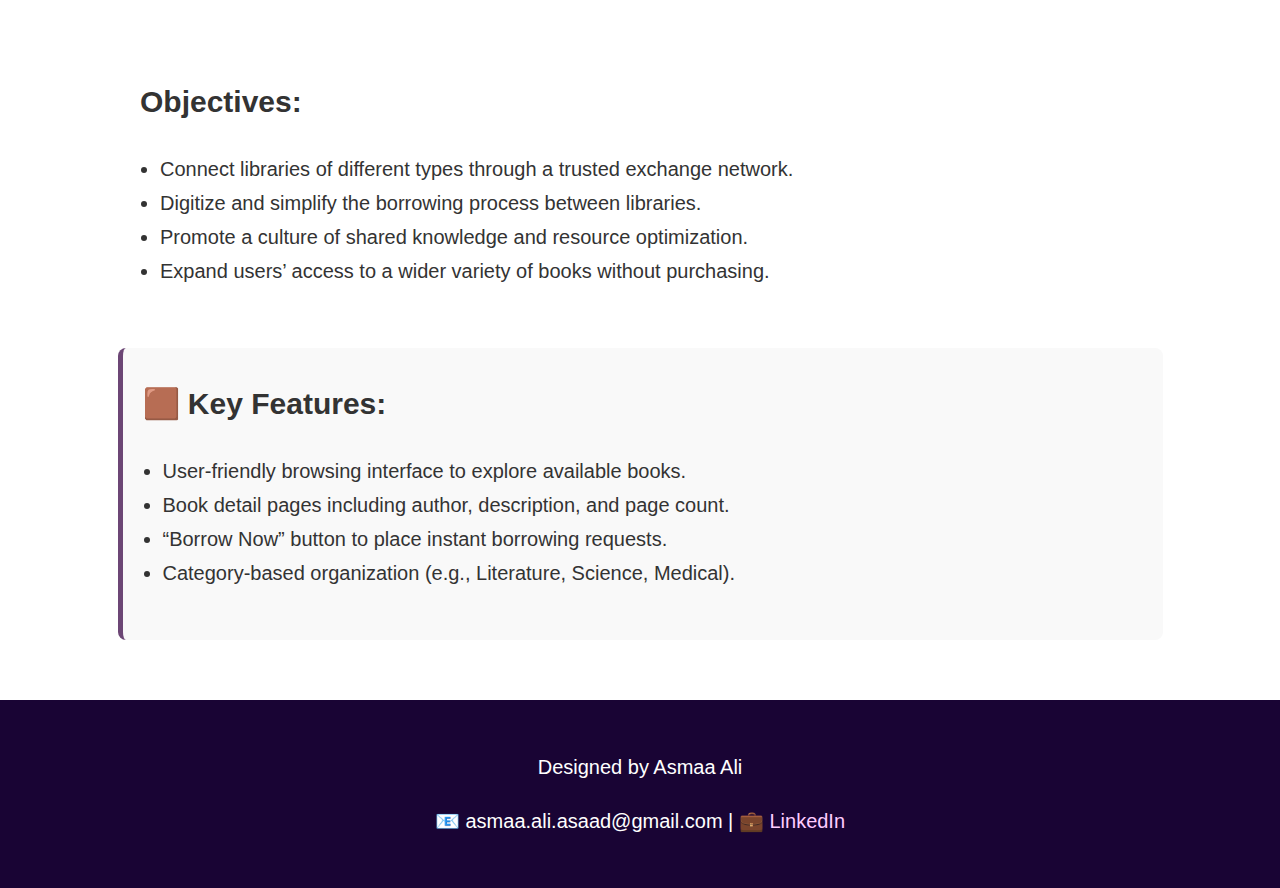
<file: asma-portfolio/pages/sikak.html>
<!DOCTYPE html>
<html lang="en">
<head>
  
  <meta charset="UTF-8" />
  <meta name="viewport" content="width=device-width, initial-scale=1.0"/>
  <title>Sikkak Project</title>
  <link rel="stylesheet" href="../../style/sikak.css" />
</head>
<body>

  
<div class="top-button">
  <button id="menuBtn">Menu</button>
</div>


  
  <section class="hero">
    <video class="hero-video" autoplay muted loop playsinline>
      <source src="/assets/bgE.MP4" type="video/mp4">
      Your browser does not support the video tag.
    </video>
  </section>

  
  <section class="description">
    <p>
      <strong>Sikak</strong> is a mobile application designed to create a sustainable knowledge-sharing network by enabling book exchanges between libraries across various educational and community institutions. It provides a smart, digital solution that facilitates secure and efficient sharing of books and resources.
    </p>
  </section>

 
 <section class="problem-section">
  <div class="images-column">
    <img src="/assets/ph3.PNG" alt="Library Image 1">
    <img src="/assets/ph44.PNG" alt="Library Image 2">
  </div>
  <div class="text-column">
    <div>
      <p>
        Many libraries have extra books that aren’t being used much. At the same time, other libraries need those same books but don’t have access to them.
      </p>
      <p>
        This happens because there’s no clear system that helps libraries share books with each other. Without a way to connect, useful books stay unused, and chances to share knowledge are missed.
      </p>
    </div>
  </div>
</section>


 
  <section class="banner">
    <img src="/assets/ph2.PNG" alt="Banner Image">
  </section>

  
  <section class="objectives">
    <h2>Objectives:</h2>
    <ul>
      <li>Connect libraries of different types through a trusted exchange network.</li>
      <li>Digitize and simplify the borrowing process between libraries.</li>
      <li>Promote a culture of shared knowledge and resource optimization.</li>
      <li>Expand users’ access to a wider variety of books without purchasing.</li>
    </ul>
  </section>

  
  <section class="features">
    <h2>🟫 Key Features:</h2>
    <ul>
      <li> User-friendly browsing interface to explore available books.</li>
      <li> Book detail pages including author, description, and page count.</li>
      <li> “Borrow Now” button to place instant borrowing requests.</li>
      <li> Category-based organization (e.g., Literature, Science, Medical).</li>
    </ul>
  </section>

  
  <footer>
    <p>Designed by Asmaa Ali</p>
    <p>📧 asmaa.ali.asaad@gmail.com | 💼 <a href="https://www.linkedin.com/in/asmaaali" target="_blank">LinkedIn</a></p>
  </footer>

  <script>
    document.getElementById("menuBtn").onclick = function () {
      window.location.href = "/pages/menu.html"; 
    };
  </script>

</body>
</html>
</file>
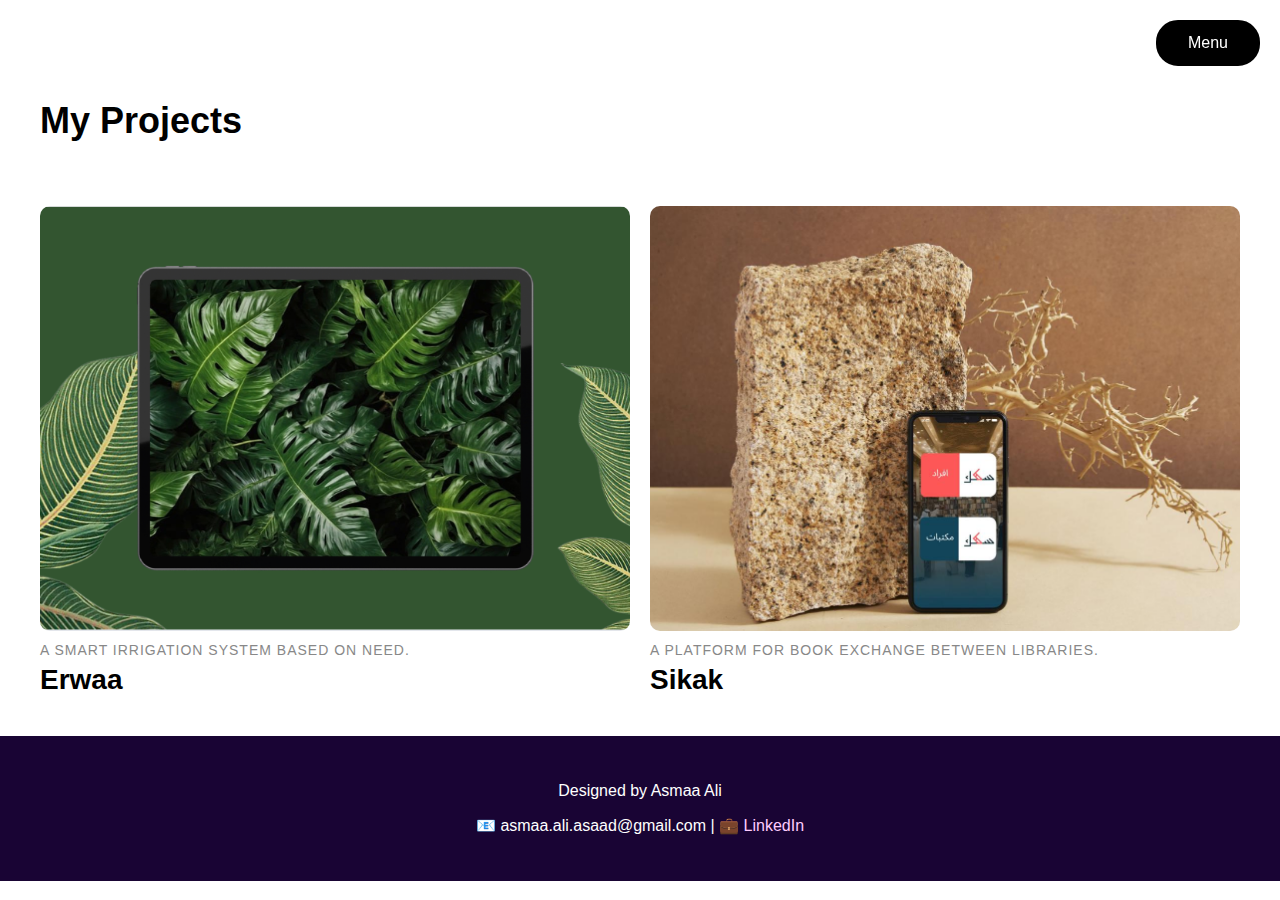
<file: asma-portfolio/pages/work.html>
<!DOCTYPE html>
<html lang="en">
<head>
  <meta charset="UTF-8" />
  <meta name="viewport" content="width=device-width, initial-scale=1.0"/>
  <title>Our Work</title>
  <style>
    body {
      margin: 0;
      font-family: Arial, sans-serif;
      background-color: #fff;
    }

    .section-title {
      font-size: 36px;
      font-weight: bold;
      margin-left: 40px;
      margin-top: 100px;
      color: #000;
    }

    .container {
      display: grid;
      grid-template-columns: 1fr 1fr;
      gap: 20px;
      padding: 40px;
    }

    .project {
      position: relative;
    }

    .project img {
      width: 100%;
      height: 425px;
      object-fit: cover;
      display: block;
      border-radius: 10px;
      transition: transform 0.5s ease, filter 0.5s ease;
    }

    .project img:hover {
      transform: scale(1.05);
      filter: brightness(0.8);
    }

    .caption {
      margin-top: 10px;
    }

    .caption span {
      font-size: 14px;
      color: #888;
      text-transform: uppercase;
      letter-spacing: 1px;
    }

    .caption h2 {
      font-size: 28px;
      margin: 5px 0 0;
      color: #000;
    }

    .top-button {
      position: fixed;
      top: 20px;
      right: 20px;
      z-index: 3;
    }

    .top-button button {
      padding: 12px 30px;
      font-size: 16px;
      color: #ffffff;
      background: linear-gradient(to left, black 50%, white 50%);
      background-size: 200% 100%;
      background-position: right bottom;
      border: 2px solid black;
      border-radius: 22px;
      cursor: pointer;
      transition: all 0.4s ease;
    }

    .top-button button:hover {
      background-position: left bottom;
      color: rgb(0, 0, 0);
    }

    footer {
      background-color: #190434;
      color: white;
      padding: 30px 20px;
      text-align: center;
    }

    footer a {
      color: #ffccff;
      text-decoration: none;
    }

    @media(max-width: 768px) {
      .container {
        grid-template-columns: 1fr;
        padding: 20px;
      }

      .project img {
        height: 250px;
      }

      .caption h2 {
        font-size: 22px;
      }

      .caption span {
        font-size: 13px;
      }

      .top-button {
        top: 10px;
        right: 10px;
      }

      .top-button button {
        padding: 10px 20px;
        font-size: 14px;
      }

      .section-title {
        font-size: 28px;
        margin-left: 20px;
        margin-top: 80px;
      }
    }
  </style>
</head>
<body>
  
  <div class="top-button">
    <button id="menuBtn">Menu</button>
  </div>
  <h1 class="section-title">My Projects</h1>
  <div class="container">
    <div class="project">
      <a href="/pages/erwaa.html">
        <img src="../assets/erwa.jpg" alt="Erwaa Project">
      </a>
      <div class="caption">
        <span>A smart irrigation system based on need.</span>
        <h2>Erwaa</h2>
      </div>
    </div>
    <div class="project">
      <a href="/pages/sikak.html">
        <img src="../assets/sikak.jpg" alt="Sikak Project">
      </a>
      <div class="caption">
        <span>A platform for book exchange between libraries.</span>
        <h2>Sikak</h2>
      </div>
    </div>
  </div>

  <footer>
    <p>Designed by Asmaa Ali</p>
    <p>📧 asmaa.ali.asaad@gmail.com | 💼 <a href="https://www.linkedin.com/in/asmaaali" target="_blank">LinkedIn</a></p>
  </footer>

  <script>
    document.getElementById("menuBtn").onclick = function () {
      window.location.href = "/pages/menu.html"; 
    };
  </script>
</body>
</html>
</file>
<file: style/about.css>
body {
  margin: 0;
  padding: 0;
  font-family: Arial, sans-serif;
  background: #ffffff;
}

.container {
  position: relative;
  height: 200vh;
  padding-bottom: 50px;
}

.card {
  width: 60%;
  min-height: 250px;
  margin: 0 auto;
  border-radius: 20px;
  color: white;
  font-size: 1rem;
  display: flex;
  flex-direction: column;
  justify-content: center;
  position: sticky;
  top: 100px;
  padding: 40px;
  box-sizing: border-box;
  line-height: 1.6;
}

.card h2 {
  font-size: 2rem;
  margin-bottom: 15px;
}

.card p {
  font-size: 1rem;
}

.card1 {
  background: #190434;
  z-index: 1;
  margin-top: 0;
}

.card2 {
  background: #320d62;
  z-index: 2;
  margin-top: 300px;
}

.card3 {
  background: #50208f;
  z-index: 3;
  margin-top: 300px;
  margin-bottom: 0px;
}

.about-section {
  display: flex;
  justify-content: space-between;
  align-items: flex-start;
  padding: 100px 10%;
  gap: 50px;
  background: #ffffff;
  flex-wrap: wrap;
}

.about-left {
  flex: 1.5;
}

.about-left h2 {
  font-size: 2.5rem;
  margin-bottom: 20px;
  color: #222;
}

.about-left p {
  font-size: 1rem;
  line-height: 1.8;
  color: #444;
}

.about-right {
  flex: 1;
}

.about-right h3 {
  font-size: 1.5rem;
  margin-bottom: 15px;
  color: #222;
}

.about-right ul {
  list-style-type: disc;
  padding-left: 20px;
  color: #444;
  line-height: 2;
  font-size: 1rem;
}

.top-button {
  position: fixed;
  top: 20px;
  right: 20px;
  z-index: 1000;
}

.top-button button {
  margin-top: 20px;
  padding: 12px 30px;
  font-size: 16px;
  color: #ffffff;
  background: linear-gradient(to left, black 50%, white 50%);
  background-size: 200% 100%;
  background-position: right bottom;
  border: 2px solid black;
  border-radius: 22px;
  cursor: pointer;
  transition: all 0.4s ease;
}

.top-button button:hover {
  background-position: left bottom;
  color: rgb(0, 0, 0);
}

footer {
  background-color: #190434;
  color: white;
  padding: 30px 20px;
  text-align: center;
}

footer a {
  color: #ffccff;
  text-decoration: none;
}


@media (max-width: 991px) {
  .card {
    width: 90%;
    padding: 30px 20px;
    font-size: 0.95rem;
  }

  .card h2 {
    font-size: 1.5rem;
  }

  .card2,
  .card3 {
    margin-top: 200px;
  }

  .about-section {
    flex-direction: column;
    padding: 50px 5%;
    gap: 30px;
  }

  .about-left h2 {
    font-size: 2rem;
  }

  .about-left p,
  .about-right ul {
    font-size: 0.95rem;
  }

  .about-right h3 {
    font-size: 1.25rem;
  }
}

@media (max-width: 480px) {
  .top-button button {
    padding: 10px 20px;
    font-size: 14px;
  }

  .about-left h2 {
    font-size: 1.6rem;
  }

  .about-left p,
  .about-right ul {
    font-size: 0.9rem;
  }

  .about-right h3 {
    font-size: 1.1rem;
  }

  footer p {
    font-size: 0.85rem;
    text-align: center;
  }

  footer a {
    word-break: break-all;
  }
}
</file>
<file: style/menu.css>
body {
  background-color: #190434;
  margin: 0;
  padding: 0;
  font-family: Arial, sans-serif;
  display: flex;
  justify-content: center;
  align-items: center;
  height: 100vh;
  position: relative;
}

.menu {
  text-align: center;
  color: white;
}

.menu h1 {
  font-size: 4rem;
  margin: 20px 0;
}

.work {
  font-family: 'Playfair Display', serif;
  font-style: italic;
}

.menu-link {
  color: white;
  text-decoration: none;
  padding-bottom: 5px;
  transition: color 0.3s ease, border-bottom 0.3s ease;
  border-bottom: 2px solid transparent;
}

.menu-link:hover {
  color: #ddd;
  border-bottom: 2px solid white;
  text-decoration: none;
}

.menu h1 {
  transition: transform 0.3s ease;
}

.close-btn {
  position: absolute;
  top: 20px;
  left: 20px;
  font-size: 2.5rem;
  color: white;
  cursor: pointer;
  transition: transform 0.2s ease;
}

.close-btn:hover {
  transform: scale(1.2);
}

@media (max-width: 768px) {
  .menu h1 {
    font-size: 2.5rem;
  }

  .close-btn {
    font-size: 2rem;
    top: 15px;
    left: 15px;
  }
}

@media (max-width: 480px) {
  .menu h1 {
    font-size: 2rem;
  }
}
</file>
<file: style/sikak.css>
body {
  margin: 0;
  font-family: 'Segoe UI', sans-serif;
  background-color: #ffffff;
  color: #333;
  line-height: 1.7;
  font-size: 20px; 
}


.hero-video {
  width: 100%;
  height: auto;
  display: block;
  object-fit: cover;
  max-height: 600px;
}

.description, .objectives, .features {
  padding: 40px 20px;
  max-width: 1000px;
  margin: auto;
}

.description p:first-of-type strong {
  font-size: 2.5rem;
  font-weight: 700; 
  color: #190434; 
}

.problem-section {
  display: flex;
  flex-wrap: wrap;
  padding: 40px 20px;
  gap: 20px;
  max-width: 1000px;
  margin: auto;
  flex-direction: row;
}

.images-column {
  flex: 1;
  display: flex;
  flex-direction: column;
  gap: 20px;
  order: 2;
}

.images-column img {
  width: 100%;
  height: auto;
  border-radius: 12px;
  box-shadow: 0 4px 10px rgba(0,0,0,0.1);
}

.text-column {
  flex: 1;
  display: flex;
  align-items: center;
  justify-content: center;
  order: 1;
  padding-right: 30px;
}

.text-column p {
  font-size: 1.1rem;
  text-align: left;
}

.text-column p + p {
  margin-top: 500px;
}

.banner img {
  width: 100%;
  max-height: 750px;
  object-fit: cover;
  display: block;
  margin: 40px 0;
  border-radius: 12px;
  box-shadow: 0 4px 12px rgba(0,0,0,0.1);
}

.objectives ul, .features ul {
  margin-top: 15px;
  padding-left: 20px;
}

.features {
  background-color: #f9f9f9;
  border-left: 5px solid #6c4675;
  margin-bottom: 60px;
  padding: 30px 20px;
  border-radius: 8px;
}

.features h2 {
  margin-top: 0;
}

footer {
  background-color: #190434;
  color: white;
  padding: 30px 20px;
  text-align: center;
}

footer a {
  color: #ffccff;
  text-decoration: none;
}

.top-button {
  position: fixed;
  top: 20px;
  right: 20px;
  z-index: 1000;
}

.top-button button {
  margin-top: 20px;
  padding: 12px 30px;
  font-size: 16px;
  color: #ffffff;
  background: linear-gradient(to left, black 50%, white 50%);
  background-size: 200% 100%;
  background-position: right bottom;
  border: 2px solid black;
  border-radius: 22px;
  cursor: pointer;
  transition: all 0.4s ease;
}

.top-button button:hover {
  background-position: left bottom;
  color: rgb(0, 0, 0);
}

/* ✅ متجاوب للموبايل */
@media (max-width: 768px) {
  .problem-section {
    flex-direction: column;
  }

  .images-column, .text-column {
    order: unset;
    width: 100%;
  }
}

@media (max-width: 768px) {
  body {
    font-size: 17px;
  }

  .description, .objectives, .features {
    padding: 30px 15px;
  }

  .text-column {
    padding-right: 0;
    text-align: center;
  }

  .text-column p {
    font-size: 1rem;
  }

  .text-column p + p {
    margin-top: 30px;
  }

  .features ul, .objectives ul {
    padding-left: 15px;
  }

  .features li, .objectives li {
    margin-bottom: 10px;
  }

  .top-button button {
    padding: 10px 24px;
    font-size: 14px;
  }
}

@media (max-width: 480px) {
  .description p:first-of-type strong {
    font-size: 1.8rem;
  }

  .features h2, .objectives h2 {
    font-size: 1.4rem;
  }
}
</file>
<file: asma-portfolio/style/about.css>
body {
  margin: 0;
  padding: 0;
  font-family: Arial, sans-serif;
  background: #ffffff;
}

.container {
  position: relative;
  height: 200vh;
  padding-bottom: 50px;
}

.card {
  width: 60%;
  min-height: 250px;
  margin: 0 auto;
  border-radius: 20px;
  color: white;
  font-size: 1rem;
  display: flex;
  flex-direction: column;
  justify-content: center;
  position: sticky;
  top: 100px;
  padding: 40px;
  box-sizing: border-box;
  line-height: 1.6;
}

.card h2 {
  font-size: 2rem;
  margin-bottom: 15px;
}

.card p {
  font-size: 1rem;
}

.card1 {
  background: #190434;
  z-index: 1;
  margin-top: 0;
}

.card2 {
  background: #320d62;
  z-index: 2;
  margin-top: 300px;
}

.card3 {
  background: #50208f;
  z-index: 3;
  margin-top: 300px;
  margin-bottom: 0px;
}

.about-section {
  display: flex;
  justify-content: space-between;
  align-items: flex-start;
  padding: 100px 10%;
  gap: 50px;
  background: #ffffff;
  flex-wrap: wrap;
}

.about-left {
  flex: 1.5;
}

.about-left h2 {
  font-size: 2.5rem;
  margin-bottom: 20px;
  color: #222;
}

.about-left p {
  font-size: 1rem;
  line-height: 1.8;
  color: #444;
}

.about-right {
  flex: 1;
}

.about-right h3 {
  font-size: 1.5rem;
  margin-bottom: 15px;
  color: #222;
}

.about-right ul {
  list-style-type: disc;
  padding-left: 20px;
  color: #444;
  line-height: 2;
  font-size: 1rem;
}

.top-button {
  position: fixed;
  top: 20px;
  right: 20px;
  z-index: 1000;
}

.top-button button {
  margin-top: 20px;
  padding: 12px 30px;
  font-size: 16px;
  color: #ffffff;
  background: linear-gradient(to left, black 50%, white 50%);
  background-size: 200% 100%;
  background-position: right bottom;
  border: 2px solid black;
  border-radius: 22px;
  cursor: pointer;
  transition: all 0.4s ease;
}

.top-button button:hover {
  background-position: left bottom;
  color: rgb(0, 0, 0);
}

footer {
  background-color: #190434;
  color: white;
  padding: 30px 20px;
  text-align: center;
}

footer a {
  color: #ffccff;
  text-decoration: none;
}


@media (max-width: 991px) {
  .card {
    width: 90%;
    padding: 30px 20px;
    font-size: 0.95rem;
  }

  .card h2 {
    font-size: 1.5rem;
  }

  .card2,
  .card3 {
    margin-top: 200px;
  }

  .about-section {
    flex-direction: column;
    padding: 50px 5%;
    gap: 30px;
  }

  .about-left h2 {
    font-size: 2rem;
  }

  .about-left p,
  .about-right ul {
    font-size: 0.95rem;
  }

  .about-right h3 {
    font-size: 1.25rem;
  }
}

@media (max-width: 480px) {
  .top-button button {
    padding: 10px 20px;
    font-size: 14px;
  }

  .about-left h2 {
    font-size: 1.6rem;
  }

  .about-left p,
  .about-right ul {
    font-size: 0.9rem;
  }

  .about-right h3 {
    font-size: 1.1rem;
  }

  footer p {
    font-size: 0.85rem;
    text-align: center;
  }

  footer a {
    word-break: break-all;
  }
}
</file>
